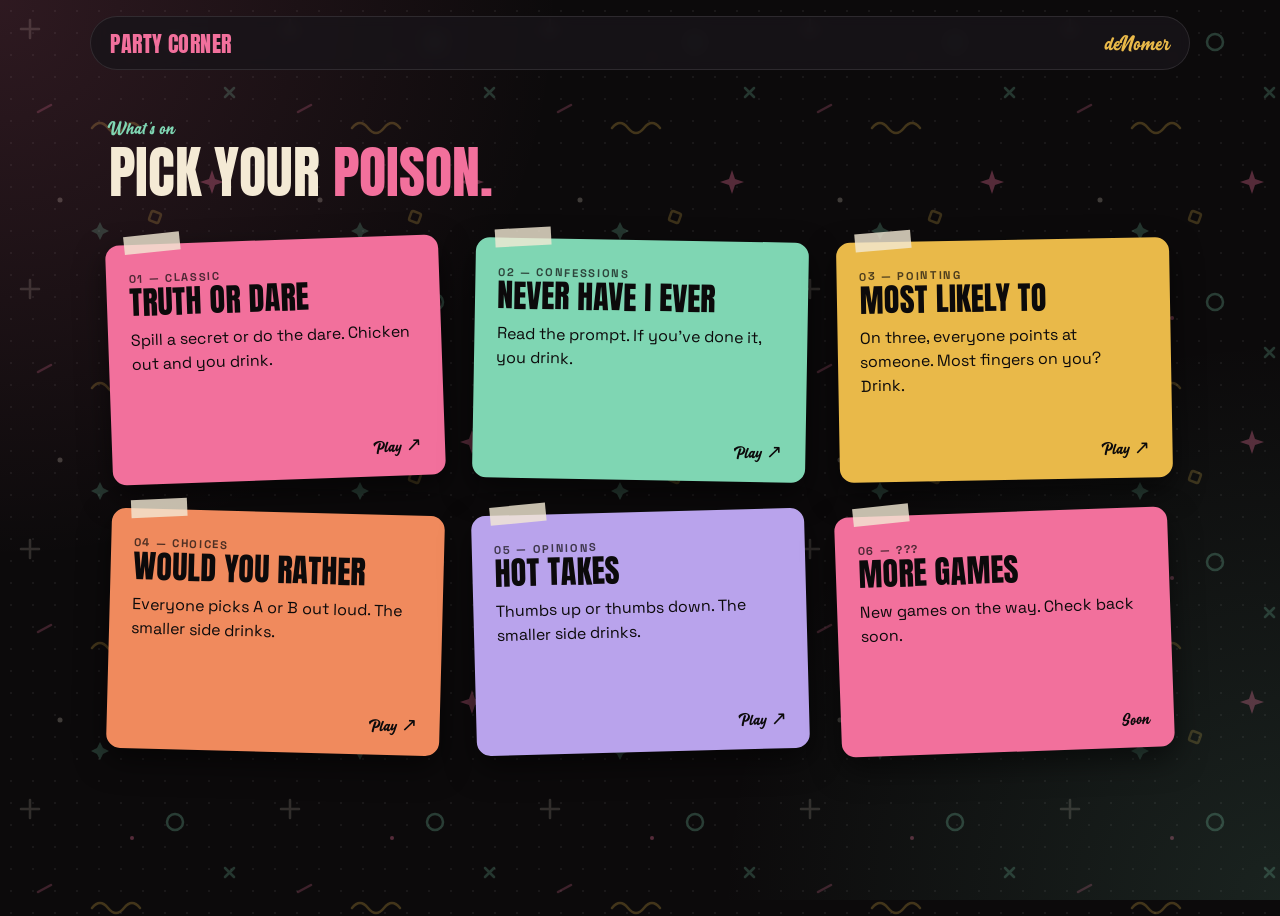
<file: index.html>
<!DOCTYPE html>
<html lang="en">
<head>
  <meta charset="UTF-8">
  <meta name="viewport" content="width=device-width, initial-scale=1.0">
  <title>Party Corner</title>
  <link rel="preconnect" href="https://fonts.googleapis.com">
  <link rel="preconnect" href="https://fonts.gstatic.com" crossorigin>
  <link rel="stylesheet" href="https://fonts.googleapis.com/css2?family=Anton&family=Space+Grotesk:wght@400;500;700&display=swap">
  <link rel="stylesheet" href="main.css?v=6">
</head>
<body>
  <header class="site-header">
    <h1><a href="https://partycorner.denomer.fun">Party Corner</a></h1>
    <a class="home" href="https://denomer.fun">deNomer</a>
  </header>

  <main>
    <section class="page">
      <p class="label">What's on</p>
      <h2 class="section-title">Pick your <span class="pink">poison.</span></h2>

      <div class="gallery">
        <a class="card card-pink" href="truth-or-dare/">
          <p class="card-tag">01 — Classic</p>
          <h3>Truth or Dare</h3>
          <p>Spill a secret or do the dare. Chicken out and you drink.</p>
          <span class="card-go">Play ↗</span>
        </a>

        <a class="card card-mint" href="never-have-i-ever/">
          <p class="card-tag">02 — Confessions</p>
          <h3>Never Have I Ever</h3>
          <p>Read the prompt. If you've done it, you drink.</p>
          <span class="card-go">Play ↗</span>
        </a>

        <a class="card card-mustard" href="most-likely-to/">
          <p class="card-tag">03 — Pointing</p>
          <h3>Most Likely To</h3>
          <p>On three, everyone points at someone. Most fingers on you? Drink.</p>
          <span class="card-go">Play ↗</span>
        </a>

        <a class="card card-orange" href="would-you-rather/">
          <p class="card-tag">04 — Choices</p>
          <h3>Would You Rather</h3>
          <p>Everyone picks A or B out loud. The smaller side drinks.</p>
          <span class="card-go">Play ↗</span>
        </a>

        <a class="card card-lavender" href="hot-takes/">
          <p class="card-tag">05 — Opinions</p>
          <h3>Hot Takes</h3>
          <p>Thumbs up or thumbs down. The smaller side drinks.</p>
          <span class="card-go">Play ↗</span>
        </a>

        <div class="card card-pink">
          <p class="card-tag">06 — ???</p>
          <h3>More games</h3>
          <p>New games on the way. Check back soon.</p>
          <span class="card-go">Soon</span>
        </div>
      </div>
    </section>
  </main>

  <script src="shared.js?v=6"></script>
</body>
</html>
</file>
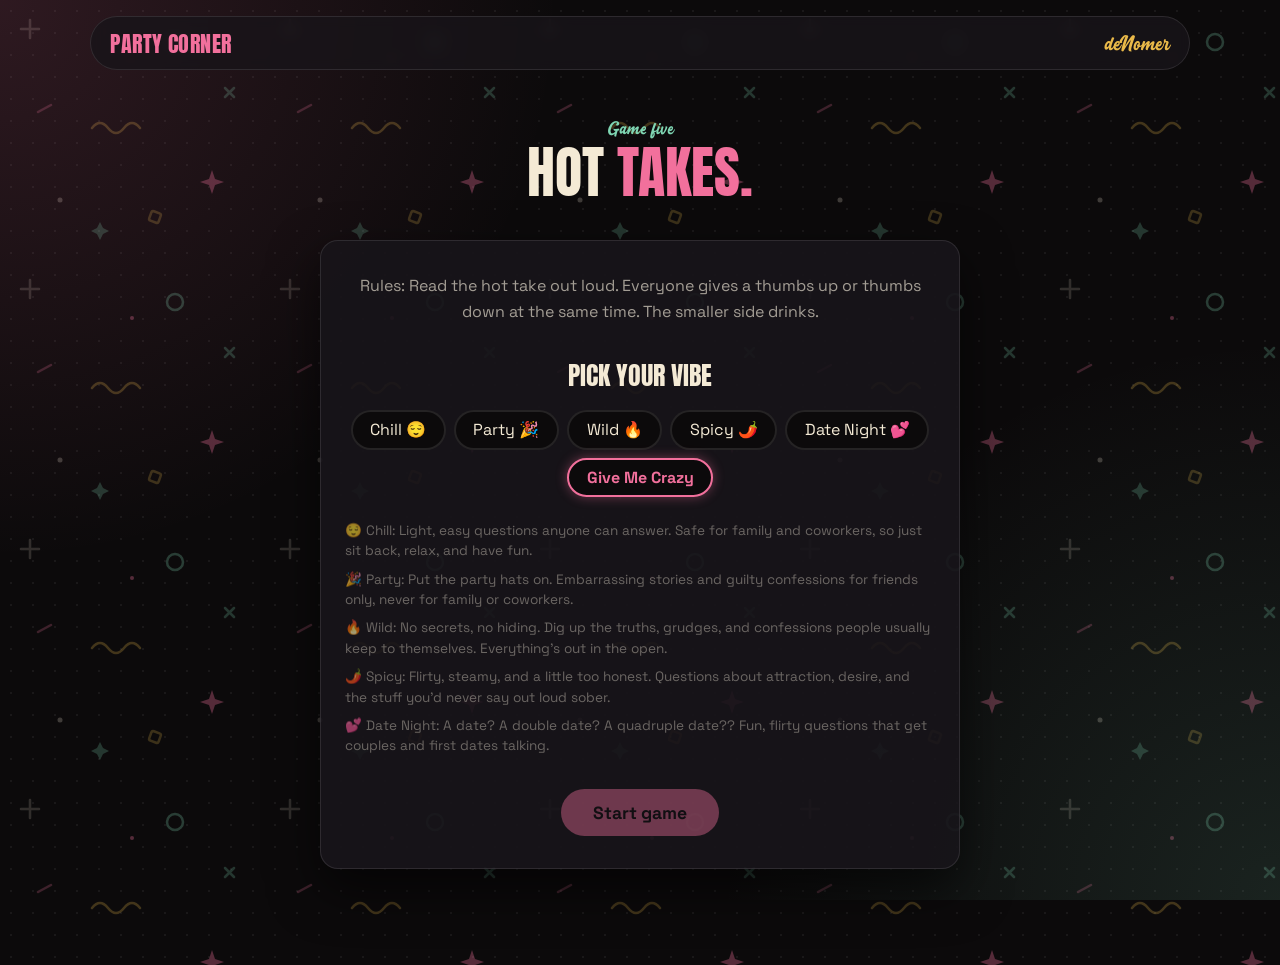
<file: hot-takes/index.html>
<!DOCTYPE html>
<html lang="en">
<head>
  <meta charset="UTF-8">
  <meta name="viewport" content="width=device-width, initial-scale=1.0">
  <title>Hot Takes - Party Corner</title>
  <link rel="preconnect" href="https://fonts.googleapis.com">
  <link rel="preconnect" href="https://fonts.gstatic.com" crossorigin>
  <link rel="stylesheet" href="https://fonts.googleapis.com/css2?family=Anton&family=Space+Grotesk:wght@400;500;700&display=swap">
  <link rel="stylesheet" href="../main.css?v=6">
  <link rel="stylesheet" href="game.css?v=6">
</head>
<body>
  <header class="site-header">
    <h1><a href="https://partycorner.denomer.fun">Party Corner</a></h1>
    <a class="home" href="https://denomer.fun">deNomer</a>
  </header>

  <main class="page">
    <div class="game-head">
      <p class="label">Game five</p>
      <h2 class="section-title">Hot <span class="pink">Takes.</span></h2>
    </div>

    <div class="panel">
      <!-- Step 1: pick take types -->
      <section id="setup">
        <p>Rules: Read the hot take out loud. Everyone gives a thumbs up or thumbs down at the same time. The smaller side drinks.</p>

        <h2>Pick your vibe</h2>
        <div id="categories" class="chips">
          <!-- one chip per take type, filled in by game.js -->
          <label class="chip chip-fun">
            <input type="checkbox" id="all-categories">
            <span>Give Me Crazy</span>
          </label>
        </div>
        <!-- what each vibe means, filled in by game.js -->
        <div id="vibe-info" class="vibe-info"></div>

        <button id="start" disabled>Start game</button>
      </section>

      <!-- Step 2: show a take, everyone votes with their thumbs -->
      <section id="play" hidden>
        <p class="label prefix">Hot take...</p>
        <h2 id="prompt-text" class="prompt-text"></h2>
        <p class="thumbs" aria-label="Thumbs up or thumbs down">👍 <span>or</span> 👎</p>
        <div class="play-buttons">
          <button id="change-vibe" class="button-ghost">Change vibe</button>
          <button id="next">Next take</button>
        </div>
      </section>
    </div>
  </main>

  <script src="../shared.js?v=6"></script>
  <script src="prompts.js?v=6"></script>
  <script src="game.js?v=6"></script>
</body>
</html>
</file>
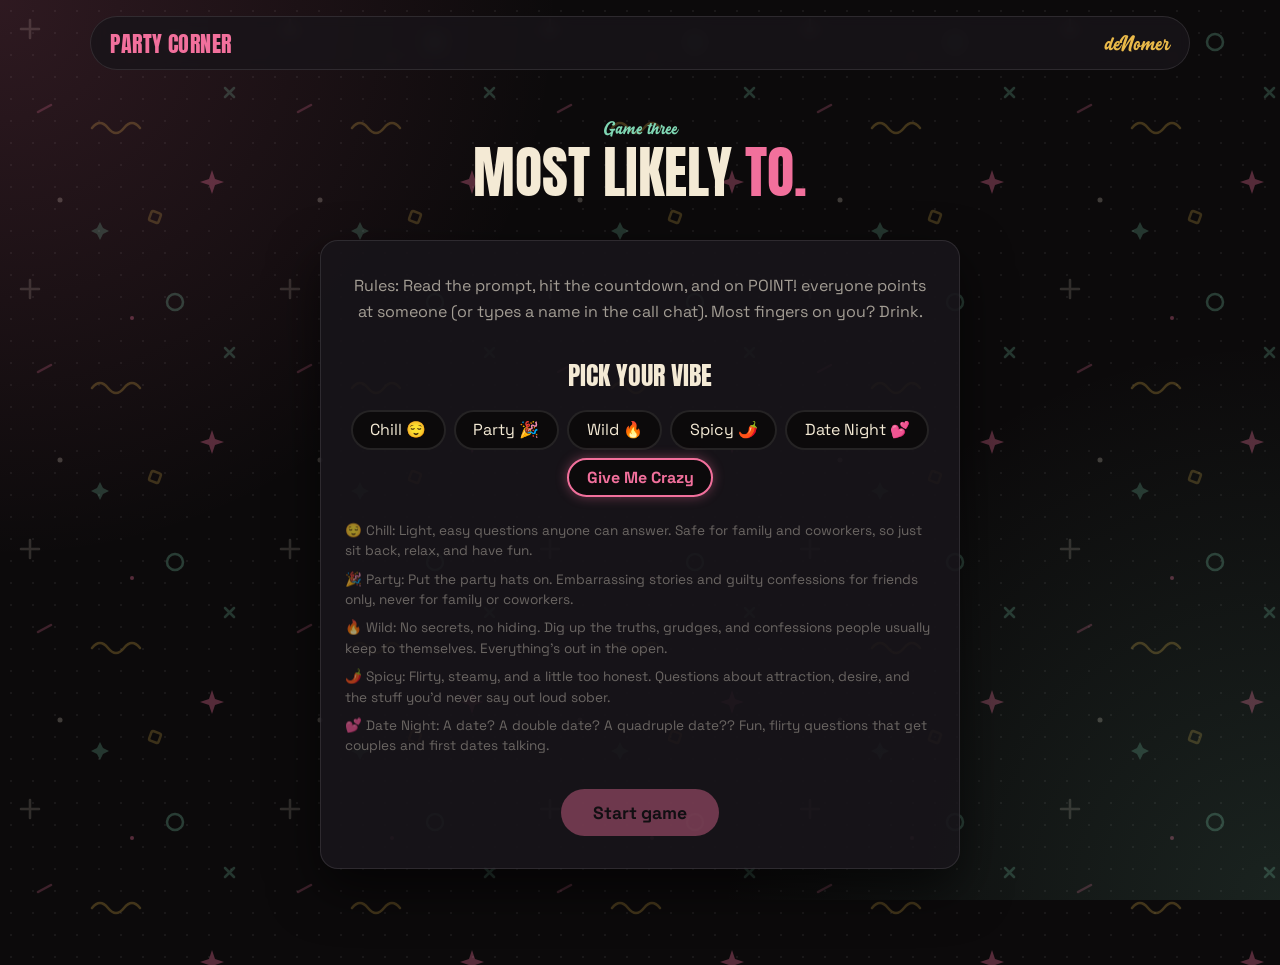
<file: most-likely-to/index.html>
<!DOCTYPE html>
<html lang="en">
<head>
  <meta charset="UTF-8">
  <meta name="viewport" content="width=device-width, initial-scale=1.0">
  <title>Most Likely To - Party Corner</title>
  <link rel="preconnect" href="https://fonts.googleapis.com">
  <link rel="preconnect" href="https://fonts.gstatic.com" crossorigin>
  <link rel="stylesheet" href="https://fonts.googleapis.com/css2?family=Anton&family=Space+Grotesk:wght@400;500;700&display=swap">
  <link rel="stylesheet" href="../main.css?v=6">
  <link rel="stylesheet" href="game.css?v=6">
</head>
<body>
  <header class="site-header">
    <h1><a href="https://partycorner.denomer.fun">Party Corner</a></h1>
    <a class="home" href="https://denomer.fun">deNomer</a>
  </header>

  <main class="page">
    <div class="game-head">
      <p class="label">Game three</p>
      <h2 class="section-title">Most Likely <span class="pink">To.</span></h2>
    </div>

    <div class="panel">
      <!-- Step 1: pick prompt types -->
      <section id="setup">
        <p>Rules: Read the prompt, hit the countdown, and on POINT! everyone points at someone (or types a name in the call chat). Most fingers on you? Drink.</p>

        <h2>Pick your vibe</h2>
        <div id="categories" class="chips">
          <!-- one chip per prompt type, filled in by game.js -->
          <label class="chip chip-fun">
            <input type="checkbox" id="all-categories">
            <span>Give Me Crazy</span>
          </label>
        </div>
        <!-- what each vibe means, filled in by game.js -->
        <div id="vibe-info" class="vibe-info"></div>

        <button id="start" disabled>Start game</button>
      </section>

      <!-- Step 2: show a prompt, count down, everyone points -->
      <section id="play" hidden>
        <p class="label prefix">Who's most likely to...</p>
        <h2 id="prompt-text" class="prompt-text"></h2>
        <p id="countdown" class="countdown" hidden aria-live="assertive"></p>
        <div class="play-buttons">
          <button id="count">3, 2, 1...</button>
        </div>
        <div class="play-buttons">
          <button id="change-vibe" class="button-ghost">Change vibe</button>
          <button id="next" class="button-ghost">Next prompt</button>
        </div>
      </section>
    </div>
  </main>

  <script src="../shared.js?v=6"></script>
  <script src="prompts.js?v=6"></script>
  <script src="game.js?v=6"></script>
</body>
</html>
</file>
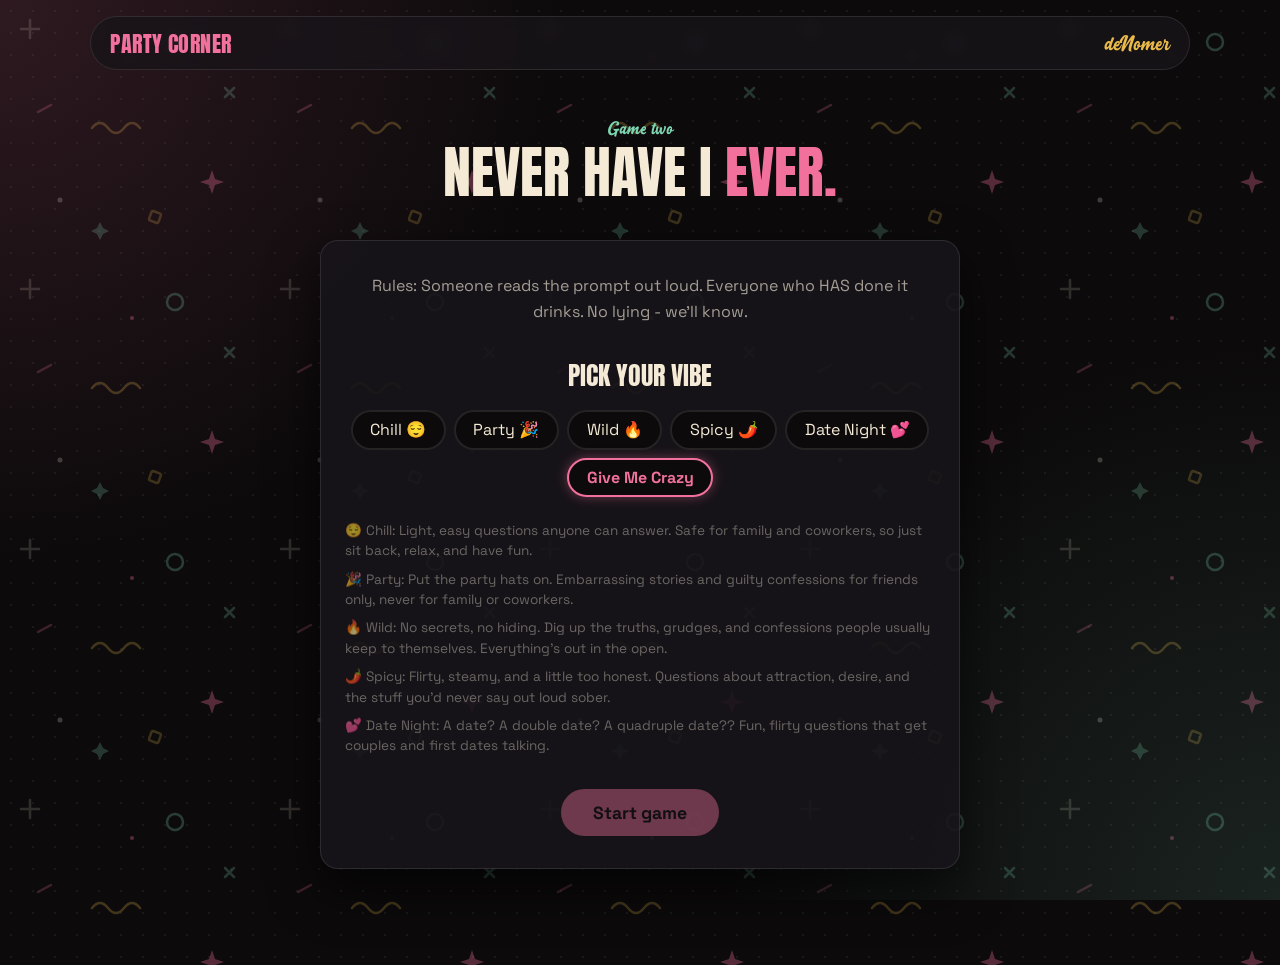
<file: never-have-i-ever/index.html>
<!DOCTYPE html>
<html lang="en">
<head>
  <meta charset="UTF-8">
  <meta name="viewport" content="width=device-width, initial-scale=1.0">
  <title>Never Have I Ever - Party Corner</title>
  <link rel="preconnect" href="https://fonts.googleapis.com">
  <link rel="preconnect" href="https://fonts.gstatic.com" crossorigin>
  <link rel="stylesheet" href="https://fonts.googleapis.com/css2?family=Anton&family=Space+Grotesk:wght@400;500;700&display=swap">
  <link rel="stylesheet" href="../main.css?v=6">
  <link rel="stylesheet" href="game.css?v=6">
</head>
<body>
  <header class="site-header">
    <h1><a href="https://partycorner.denomer.fun">Party Corner</a></h1>
    <a class="home" href="https://denomer.fun">deNomer</a>
  </header>

  <main class="page">
    <div class="game-head">
      <p class="label">Game two</p>
      <h2 class="section-title">Never Have I <span class="pink">Ever.</span></h2>
    </div>

    <div class="panel">
      <!-- Step 1: pick prompt types -->
      <section id="setup">
        <p>Rules: Someone reads the prompt out loud. Everyone who HAS done it drinks. No lying - we'll know.</p>

        <h2>Pick your vibe</h2>
        <div id="categories" class="chips">
          <!-- one chip per prompt type, filled in by game.js -->
          <label class="chip chip-fun">
            <input type="checkbox" id="all-categories">
            <span>Give Me Crazy</span>
          </label>
        </div>
        <!-- what each vibe means, filled in by game.js -->
        <div id="vibe-info" class="vibe-info"></div>

        <button id="start" disabled>Start game</button>
      </section>

      <!-- Step 2: show prompts one after another -->
      <section id="play" hidden>
        <p id="prompt-type" class="prompt-type"></p>
        <p class="label prefix">Never have I ever...</p>
        <h2 id="prompt-text" class="prompt-text"></h2>
        <div class="play-buttons">
          <button id="change-vibe" class="button-ghost">Change vibe</button>
          <button id="next">Next prompt</button>
        </div>
      </section>
    </div>
  </main>

  <script src="../shared.js?v=6"></script>
  <script src="prompts.js?v=6"></script>
  <script src="game.js?v=6"></script>
</body>
</html>
</file>
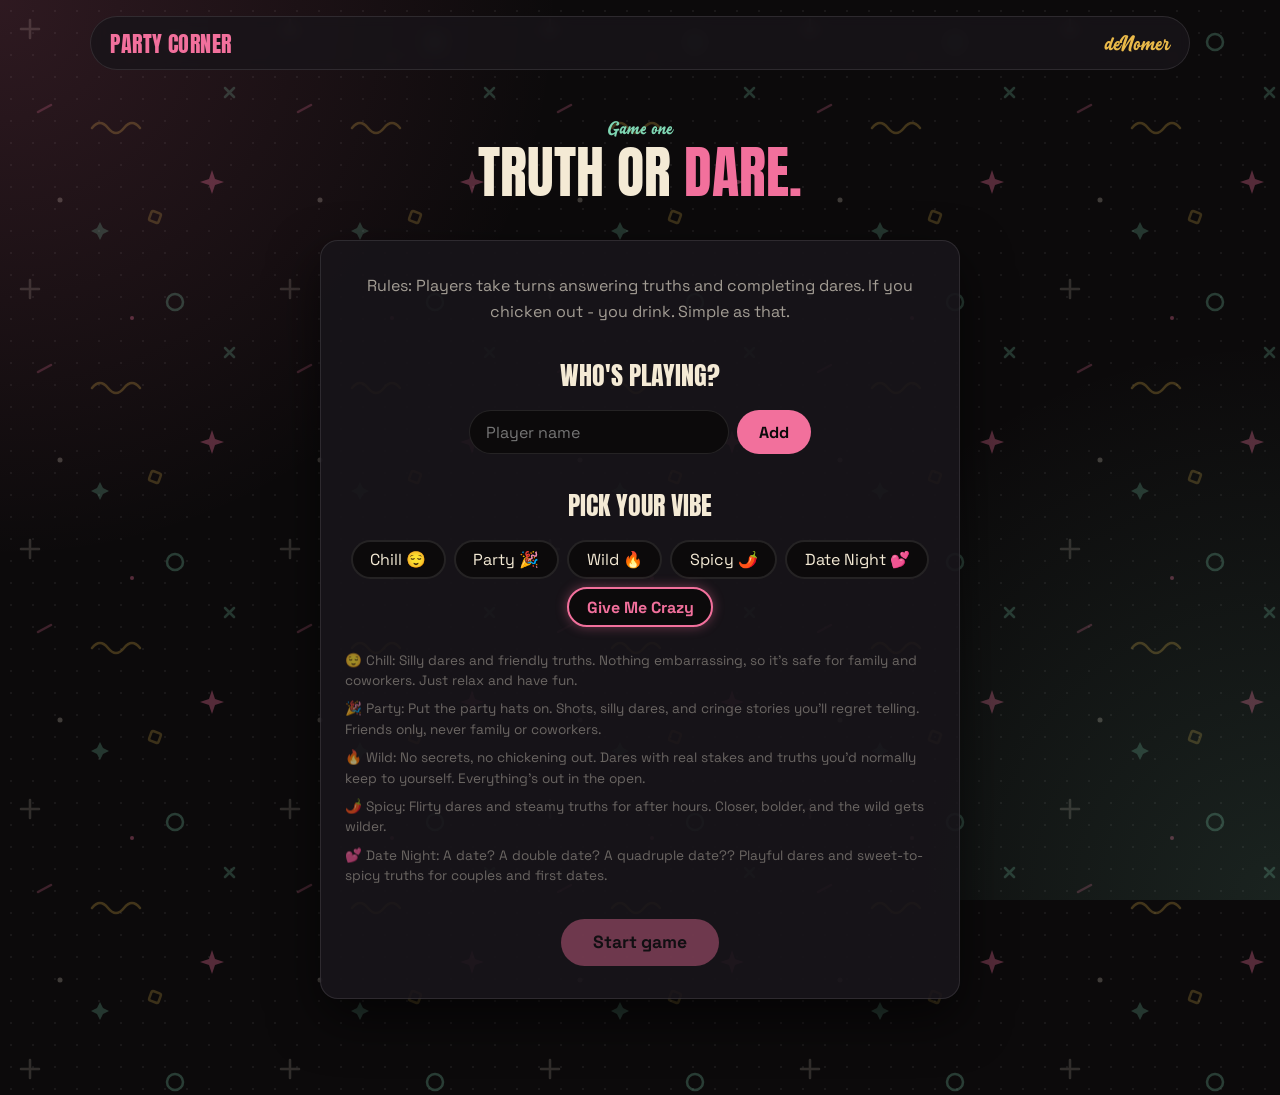
<file: truth-or-dare/index.html>
<!DOCTYPE html>
<html lang="en">
<head>
  <meta charset="UTF-8">
  <meta name="viewport" content="width=device-width, initial-scale=1.0">
  <title>Truth or Dare - Party Corner</title>
  <link rel="preconnect" href="https://fonts.googleapis.com">
  <link rel="preconnect" href="https://fonts.gstatic.com" crossorigin>
  <link rel="stylesheet" href="https://fonts.googleapis.com/css2?family=Anton&family=Space+Grotesk:wght@400;500;700&display=swap">
  <link rel="stylesheet" href="../main.css?v=6">
  <link rel="stylesheet" href="game.css?v=6">
</head>
<body>
  <header class="site-header">
    <h1><a href="https://partycorner.denomer.fun">Party Corner</a></h1>
    <a class="home" href="https://denomer.fun">deNomer</a>
  </header>

  <main class="page">
    <div class="game-head">
      <p class="label">Game one</p>
      <h2 class="section-title">Truth or <span class="pink">Dare.</span></h2>
    </div>

    <div class="panel">
      <!-- Step 1: enter player names -->
      <section id="setup">
        <p>Rules: Players take turns answering truths and completing dares. If you chicken out - you drink. Simple as that.</p>
        <h2>Who's playing?</h2>
        <form id="add-player">
          <input id="player-name" type="text" placeholder="Player name" autocomplete="off">
          <button type="submit">Add</button>
        </form>
        <ul id="player-list"></ul>

        <h2>Pick your vibe</h2>
        <div id="categories" class="chips">
          <!-- one chip per question type, filled in by game.js -->
          <label class="chip chip-fun">
            <input type="checkbox" id="all-categories">
            <span>Give Me Crazy</span>
          </label>
        </div>
        <!-- what each vibe means, filled in by game.js -->
        <div id="vibe-info" class="vibe-info"></div>

        <button id="start" disabled>Start game</button>
      </section>

      <!-- Step 2: current player picks truth or dare -->
      <section id="choose" hidden>
        <p class="label">Your turn</p>
        <h2 id="current-player"></h2>
        <div class="choices">
          <button id="truth">Truth</button>
          <button id="dare">Dare</button>
        </div>
      </section>

      <!-- Step 3: show the question -->
      <section id="question" hidden>
        <p id="question-type" class="prompt-type"></p>
        <h2 id="question-text" class="prompt-text"></h2>
        <div class="play-buttons">
          <button id="change-vibe" class="button-ghost">Change vibe</button>
          <button id="next">Next player</button>
        </div>
      </section>
    </div>
  </main>

  <script src="../shared.js?v=6"></script>
  <script src="questions.js?v=6"></script>
  <script src="game.js?v=6"></script>
</body>
</html>
</file>
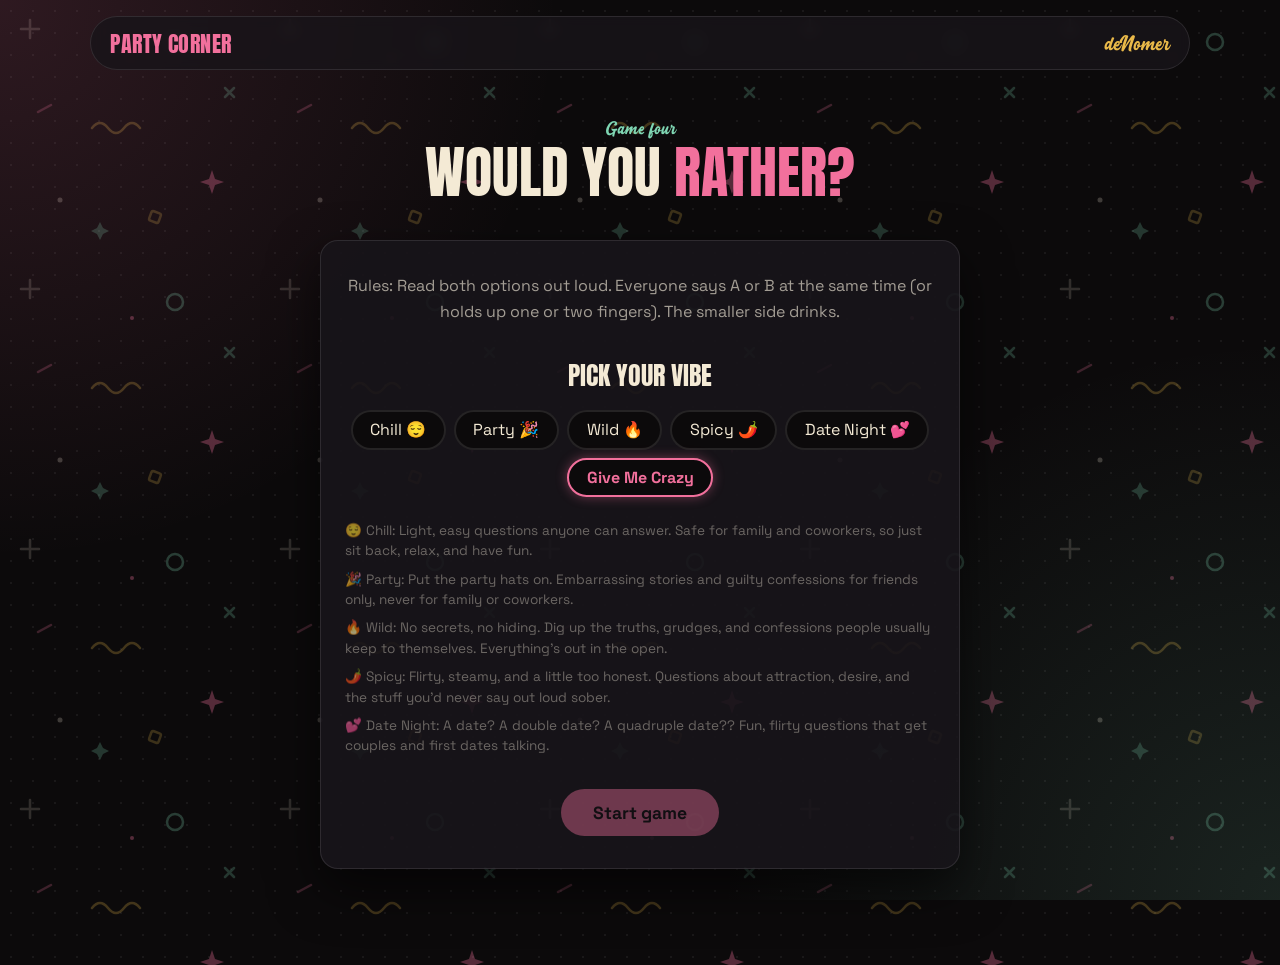
<file: would-you-rather/index.html>
<!DOCTYPE html>
<html lang="en">
<head>
  <meta charset="UTF-8">
  <meta name="viewport" content="width=device-width, initial-scale=1.0">
  <title>Would You Rather - Party Corner</title>
  <link rel="preconnect" href="https://fonts.googleapis.com">
  <link rel="preconnect" href="https://fonts.gstatic.com" crossorigin>
  <link rel="stylesheet" href="https://fonts.googleapis.com/css2?family=Anton&family=Space+Grotesk:wght@400;500;700&display=swap">
  <link rel="stylesheet" href="../main.css?v=6">
  <link rel="stylesheet" href="game.css?v=6">
</head>
<body>
  <header class="site-header">
    <h1><a href="https://partycorner.denomer.fun">Party Corner</a></h1>
    <a class="home" href="https://denomer.fun">deNomer</a>
  </header>

  <main class="page">
    <div class="game-head">
      <p class="label">Game four</p>
      <h2 class="section-title">Would You <span class="pink">Rather?</span></h2>
    </div>

    <div class="panel">
      <!-- Step 1: pick question types -->
      <section id="setup">
        <p>Rules: Read both options out loud. Everyone says A or B at the same time (or holds up one or two fingers). The smaller side drinks.</p>

        <h2>Pick your vibe</h2>
        <div id="categories" class="chips">
          <!-- one chip per question type, filled in by game.js -->
          <label class="chip chip-fun">
            <input type="checkbox" id="all-categories">
            <span>Give Me Crazy</span>
          </label>
        </div>
        <!-- what each vibe means, filled in by game.js -->
        <div id="vibe-info" class="vibe-info"></div>

        <button id="start" disabled>Start game</button>
      </section>

      <!-- Step 2: show A and B, everyone picks one -->
      <section id="play" hidden>
        <p class="label prefix">Would you rather...</p>
        <div class="options">
          <div class="option option-a">
            <span class="option-letter">A</span>
            <p id="option-a"></p>
          </div>
          <span class="or">or</span>
          <div class="option option-b">
            <span class="option-letter">B</span>
            <p id="option-b"></p>
          </div>
        </div>
        <div class="play-buttons">
          <button id="change-vibe" class="button-ghost">Change vibe</button>
          <button id="next">Next question</button>
        </div>
      </section>
    </div>
  </main>

  <script src="../shared.js?v=6"></script>
  <script src="prompts.js?v=6"></script>
  <script src="game.js?v=6"></script>
</body>
</html>
</file>
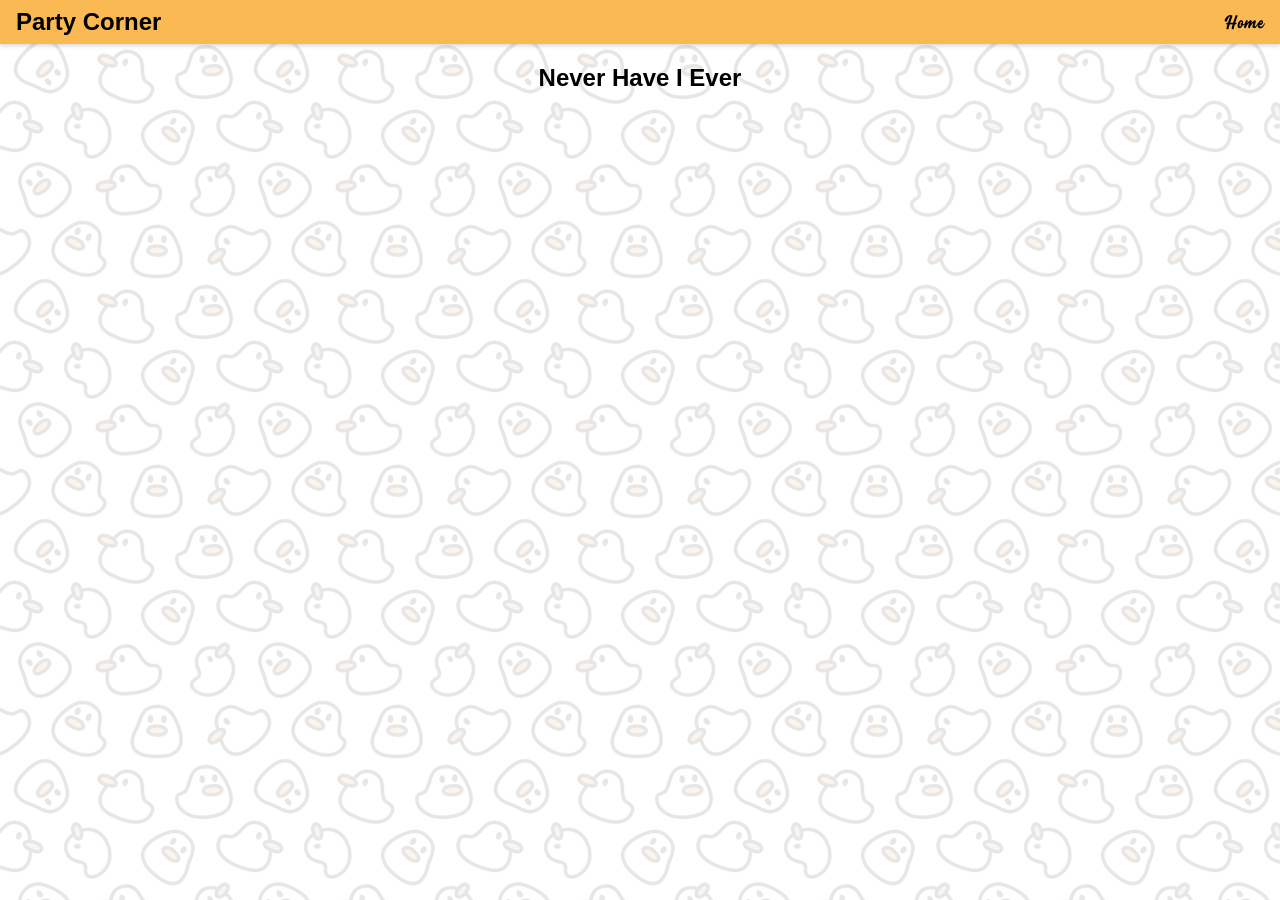
<file: games/never_havei_ever/index.html>
<!DOCTYPE html>
<html lang="en">
<head>
  <meta charset="UTF-8">
  <meta name="viewport" content="width=device-width, initial-scale=1.0">
  <title>Never Have I Ever - Party Corner</title>
  <link rel="stylesheet" href="../../style.css">
</head>
<body>
  <header class="site-header">
    <h1><a href="https://partycorner.denomer.fun">Party Corner</a></h1>
    <a class="home" href="https://denomer.fun">Home</a>
  </header>

  <main>
    <h2 class="game-title">Never Have I Ever</h2>
  </main>
  <script src="../../shared.js"></script>
</body>
</html>
</file>
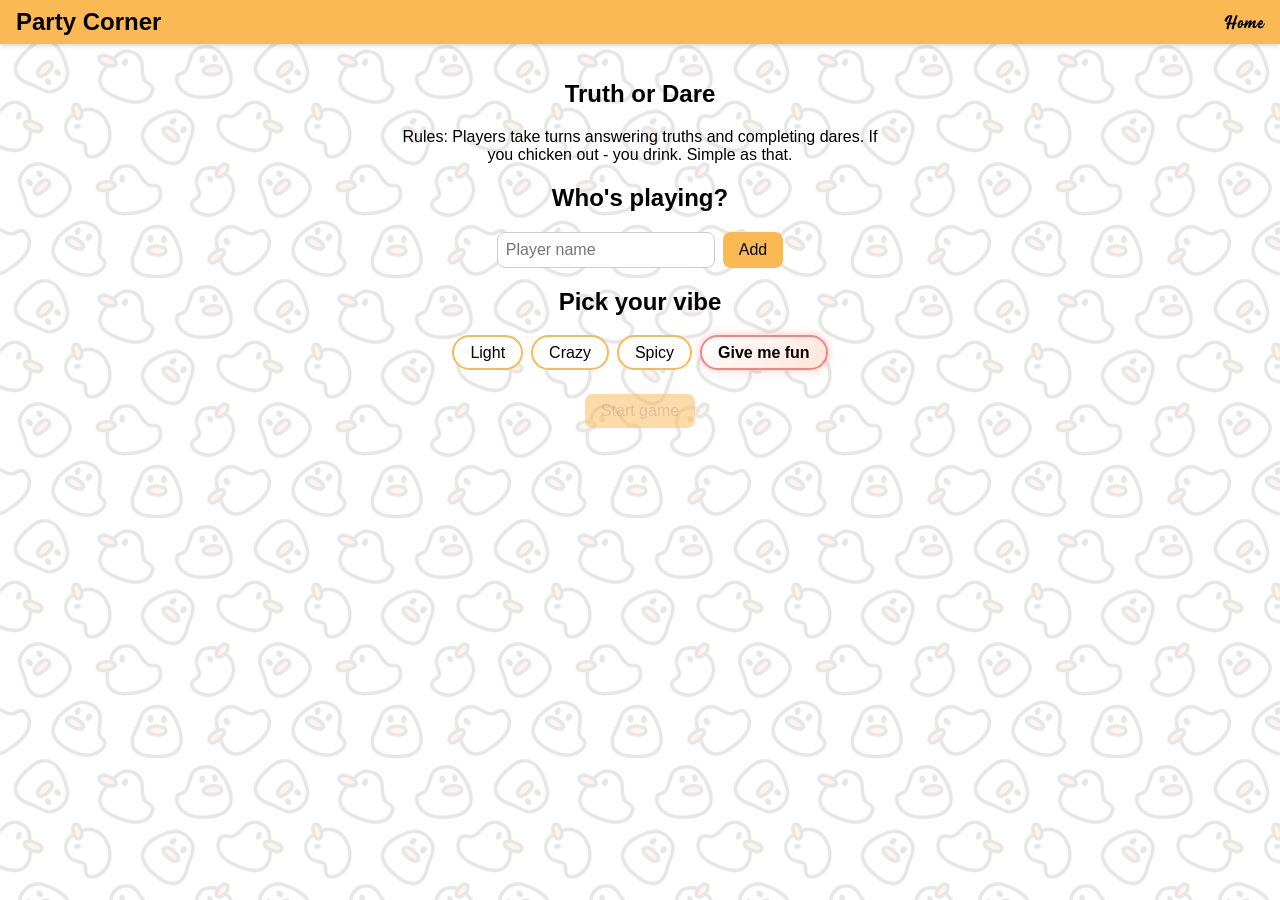
<file: games/truth_or_dare/index.html>
<!DOCTYPE html>
<html lang="en">
<head>
  <meta charset="UTF-8">
  <meta name="viewport" content="width=device-width, initial-scale=1.0">
  <title>Truth or Dare - Party Corner</title>
  <link rel="stylesheet" href="../../style.css">
  <link rel="stylesheet" href="game.css">
</head>
<body>
  <header class="site-header">
    <h1><a href="https://partycorner.denomer.fun">Party Corner</a></h1>
    <a class="home" href="https://denomer.fun">Home</a>
  </header>

  <main class="game">
    <h2 class="game-title">Truth or Dare</h2>
    <!-- Step 1: enter player names -->
    <section id="setup">
    <p>Rules: Players take turns answering truths and completing dares. If you chicken out - you drink. Simple as that.</p>
      <h2>Who's playing?</h2>
      <form id="add-player">
        <input id="player-name" type="text" placeholder="Player name" autocomplete="off">
        <button type="submit">Add</button>
      </form>
      <ul id="player-list"></ul>

      <h2>Pick your vibe</h2>
      <div id="categories" class="chips">
        <!-- one chip per question type, filled in by game.js -->
        <label class="chip chip-fun">
          <input type="checkbox" id="all-categories">
          <span>Give me fun</span>
        </label>
      </div>

      <button id="start" disabled>Start game</button>
    </section>

    <!-- Step 2: current player picks truth or dare -->
    <section id="choose" hidden>
      <h2 id="current-player"></h2>
      <div class="choices">
        <button id="truth">Truth</button>
        <button id="dare">Dare</button>
      </div>
    </section>

    <!-- Step 3: show the question -->
    <section id="question" hidden>
      <p id="question-type"></p>
      <h2 id="question-text"></h2>
      <button id="next">Next player</button>
    </section>
  </main>

  <script src="../../shared.js"></script>
  <script src="questions.js"></script>
  <script src="game.js"></script>
</body>
</html>
</file>
<file: main.css>
/* Site style: dark retro party look with pink, mint and mustard.
   Used by every page; game-specific bits live in each game's own CSS. */
:root {
  --bg: #0c0a0b;
  --panel: #18151a;
  --line: #ffffff1a;
  --cream: #f4ead5;
  --muted: #a39d94;
  --pink: #f2709c;
  --mint: #7fd6b3;
  --mustard: #e9b949;
  --orange: #f08a5d;
  --lavender: #b9a3ec;
}

@font-face {
  font-family: "Cream Cake";
  src: url("src/Cream Cake Bold.otf") format("opentype");
}

* {
  box-sizing: border-box;
}

body {
  margin: 0;
  min-height: 100vh;
  font-family: "Space Grotesk", sans-serif;
  color: var(--cream);
  /* Soft colored glows in the corners, scattered confetti, and a faint dot grid */
  background:
    radial-gradient(circle at 0% 0%, #f2709c26, transparent 35rem),
    radial-gradient(circle at 100% 100%, #7fd6b31f, transparent 35rem),
    url("data:image/svg+xml,%3Csvg xmlns='http://www.w3.org/2000/svg' width='260' height='260' fill='none' stroke-width='2.5' stroke-linecap='round' stroke-linejoin='round'%3E%3Cpath d='M30 20v18M21 29h18' stroke='%23f4ead5' opacity='.16'/%3E%3Ccircle cx='175' cy='42' r='8' stroke='%237fd6b3' opacity='.25'/%3E%3Cpath d='M92 128q8-10 16 0t16 0t16 0' stroke='%23e9b949' opacity='.25'/%3E%3Cpath d='M212 170l3 9 9 3-9 3-3 9-3-9-9-3 9-3z' fill='%23f2709c' stroke='none' opacity='.32'/%3E%3Ccircle cx='60' cy='200' r='2.5' fill='%23f4ead5' stroke='none' opacity='.22'/%3E%3Ccircle cx='132' cy='58' r='2' fill='%23f2709c' stroke='none' opacity='.32'/%3E%3Cpath d='M38 112l13-7' stroke='%23f2709c' opacity='.22'/%3E%3Crect x='150' y='212' width='10' height='10' rx='2' transform='rotate(20 155 217)' stroke='%23e9b949' opacity='.22'/%3E%3Cpath d='M225 88l9 9M234 88l-9 9' stroke='%237fd6b3' opacity='.22'/%3E%3Cpath d='M100 222l3 6 6 3-6 3-3 6-3-6-6-3 6-3z' fill='%237fd6b3' stroke='none' opacity='.22'/%3E%3C/svg%3E"),
    radial-gradient(#ffffff0f 1px, transparent 1.5px),
    var(--bg);
  background-size: auto, auto, 260px 260px, 22px 22px, auto;
  background-attachment: fixed, fixed, scroll, scroll, scroll;
  overflow-x: hidden;
}

.pink { color: var(--pink); }

/* Header: Party Corner on the left, deNomer link on the right */
header {
  display: flex;
  justify-content: space-between;
  align-items: center;
  width: calc(100% - 2rem);
  max-width: 1100px;
  margin: 1rem auto 0;
  padding: 0.6rem 1.2rem;
  border: 1px solid var(--line);
  border-radius: 999px;
  background: #18151acc;
  backdrop-filter: blur(6px);
}

header h1 {
  margin: 0;
  font-family: "Anton", sans-serif;
  font-weight: 400;
  font-size: 1.4rem;
  letter-spacing: 0.02em;
  text-transform: uppercase;
}

header h1 a {
  color: var(--pink);
  text-decoration: none;
}

/* Cursive deNomer link, links back to denomer.fun */
.home {
  font-family: "Cream Cake", cursive;
  font-size: 1.5rem;
  color: var(--mustard);
  text-decoration: none;
}

/* --- Page content --- */

.page {
  max-width: 1100px;
  margin: 0 auto;
  padding: 3rem 1.2rem 6rem;
}

/* Small script label above a big title */
.label {
  margin: 0;
  font-family: "Cream Cake", cursive;
  font-size: 1.3rem;
  color: var(--mint);
}

.section-title {
  margin: 0.3rem 0 2.5rem;
  font-family: "Anton", sans-serif;
  font-weight: 400;
  font-size: clamp(2.2rem, 6vw, 3.5rem);
  line-height: 1;
  text-transform: uppercase;
}

/* --- Game cards on the main page --- */

.gallery {
  display: grid;
  grid-template-columns: repeat(auto-fill, minmax(250px, 1fr));
  gap: 2rem;
}

/* Colored sticky-note cards with a piece of tape on top */
.card {
  position: relative;
  display: flex;
  flex-direction: column;
  min-height: 240px;
  padding: 1.6rem 1.4rem 1.2rem;
  border-radius: 14px;
  color: var(--bg);
  text-decoration: none;
  box-shadow: 0 12px 30px #0008;
  transition: transform 0.2s;
}

.card::before {
  content: "";
  position: absolute;
  top: -10px;
  left: 1.2rem;
  width: 56px;
  height: 18px;
  background: #f4ead5cc;
  transform: rotate(-4deg);
}

.card-pink { background: var(--pink); transform: rotate(-2deg); }
.card-mint { background: var(--mint); transform: rotate(1deg); }
.card-mustard { background: var(--mustard); transform: rotate(-1deg); }
.card-orange { background: var(--orange); transform: rotate(1.5deg); }
.card-lavender { background: var(--lavender); transform: rotate(-1.5deg); }

a.card:hover {
  transform: rotate(0) translateY(-6px);
}

.card-tag {
  margin: 0 0 0.6rem;
  font-size: 0.7rem;
  font-weight: 700;
  letter-spacing: 0.15em;
  text-transform: uppercase;
  opacity: 0.7;
}

.card h3 {
  margin: 0 0 0.6rem;
  font-family: "Anton", sans-serif;
  font-weight: 400;
  font-size: 2rem;
  line-height: 1;
  text-transform: uppercase;
}

.card p {
  margin: 0;
  line-height: 1.5;
}

.card-go {
  margin-top: auto;
  padding-top: 1rem;
  font-family: "Cream Cake", cursive;
  font-size: 1.2rem;
  text-align: right;
}

/* --- Game pages --- */

/* Dark rounded box that holds a game */
.panel {
  max-width: 640px;
  margin: 0 auto;
  padding: 2rem 1.5rem;
  border: 1px solid var(--line);
  border-radius: 18px;
  background: #18151ae6;
  box-shadow: 0 20px 50px #0009;
  text-align: center;
}

.panel h2 {
  margin: 0 0 1rem;
  font-family: "Anton", sans-serif;
  font-weight: 400;
  font-size: 1.6rem;
  text-transform: uppercase;
}

.panel p {
  line-height: 1.6;
  color: var(--muted);
}

.game-head {
  text-align: center;
}

/* --- Game controls shared by all games --- */

/* Setup screen: rules text on top, a gap before each heading */
#setup > p {
  margin-top: 0;
}

#setup h2 {
  margin-top: 2rem;
}

/* Pink pill buttons */
button {
  padding: 0.65rem 1.4rem;
  border: none;
  border-radius: 999px;
  background: var(--pink);
  color: var(--bg);
  font: inherit;
  font-weight: 700;
  cursor: pointer;
  transition: transform 0.15s;
}

button:hover:not(:disabled) {
  transform: translateY(-2px);
}

button:disabled {
  opacity: 0.4;
  cursor: default;
}

/* Quieter outline button for side actions */
.button-ghost {
  border: 1px solid var(--line);
  background: transparent;
  color: var(--muted);
}

.button-ghost:hover {
  color: var(--cream);
}

/* Row of buttons under a prompt, e.g. Change vibe + Next */
.play-buttons {
  display: flex;
  flex-wrap: wrap;
  gap: 0.75rem;
  justify-content: center;
}

#start {
  margin-top: 0.5rem;
  padding: 0.8rem 2rem;
  font-size: 1.1rem;
}

input {
  padding: 0.65rem 1rem;
  border: 1px solid var(--line);
  border-radius: 999px;
  background: var(--bg);
  color: var(--cream);
  font: inherit;
}

input:focus {
  outline: 2px solid var(--mint);
  outline-offset: 1px;
}

/* Small caps line above a prompt, e.g. "Sam — Truth" */
.panel .prompt-type {
  margin: 0;
  font-size: 0.8rem;
  font-weight: 700;
  letter-spacing: 0.15em;
  text-transform: uppercase;
  color: var(--mint);
}

/* The prompt itself, big */
.panel .prompt-text {
  margin: 1rem 0 2rem;
  font-size: clamp(1.8rem, 6vw, 2.6rem);
  line-height: 1.15;
  text-transform: none;
}

/* Prompt type picker */
.chips {
  display: flex;
  flex-wrap: wrap;
  gap: 0.5rem;
  justify-content: center;
  margin-bottom: 1.5rem;
}

/* Hide the checkbox itself but keep it usable with the keyboard */
.chip input {
  position: absolute;
  opacity: 0;
}

.chip input:focus-visible + span {
  outline: 2px solid var(--mint);
}

.chip span {
  display: inline-block;
  padding: 0.45rem 1.1rem;
  border: 2px solid var(--line);
  border-radius: 999px;
  background: var(--bg);
  cursor: pointer;
}

/* Each vibe's colors; two colors make a gradient border */
.chip { --vibe-a: var(--mint); --vibe-b: var(--mint); }
.chip-chill { --vibe-a: #7fd6b3; --vibe-b: #9fe8cf; }
.chip-party { --vibe-a: #a77bff; --vibe-b: #4fa3ff; }
.chip-wild { --vibe-a: #ff6a2b; --vibe-b: #ffc933; }
.chip-spicy { --vibe-a: #e8352b; --vibe-b: #ff5a3c; }
.chip-date { --vibe-a: #f2709c; --vibe-b: #ff9ec4; }

/* Picked: the border lights up in the vibe's colors with a soft glow */
.chip input:checked + span {
  border-color: transparent;
  background:
    linear-gradient(var(--bg), var(--bg)) padding-box,
    linear-gradient(135deg, var(--vibe-a), var(--vibe-b)) border-box;
  box-shadow: 0 0 14px color-mix(in srgb, var(--vibe-a) 55%, transparent);
}

/* Faded list of what each vibe means, under the picker */
.vibe-info {
  margin: 0 0 1.5rem;
  text-align: left;
  opacity: 0.6;
}

.panel .vibe-info p {
  margin: 0 0 0.5rem;
  font-size: 0.85rem;
  line-height: 1.5;
}

/* "Give Me Crazy" stands out: pink-to-mustard and a soft glow */
.chip-fun span {
  border-color: var(--pink);
  color: var(--pink);
  font-weight: 700;
  box-shadow: 0 0 12px #f2709c66;
}

.chip-fun input:checked + span {
  border-color: transparent;
  background: linear-gradient(135deg, var(--pink), var(--mustard));
  color: var(--bg);
  animation: glow 1.5s ease-in-out infinite alternate;
}

@keyframes glow {
  from { box-shadow: 0 0 8px #f2709c99; }
  to   { box-shadow: 0 0 22px #f2709c; }
}
</file>
<file: hot-takes/game.css>
/* Hot Takes only; buttons and chips come from main.css */

/* "Hot take..." in script, right above the take */
.panel .prefix {
  margin: 0;
  font-size: 1.6rem;
  color: var(--mustard);
}

.panel .prefix + .prompt-text {
  margin: 0.4rem 0 1rem;
}

/* Big thumbs under the take */
.panel .thumbs {
  margin: 0 0 1.5rem;
  font-size: 2.5rem;
}

.thumbs span {
  margin: 0 0.5rem;
  font-family: "Cream Cake", cursive;
  font-size: 1.4rem;
  vertical-align: middle;
}
</file>
<file: most-likely-to/game.css>
/* Most Likely To only; buttons and chips come from main.css */

/* "Who's most likely to..." in script, right above the prompt */
.panel .prefix {
  margin: 0;
  font-size: 1.6rem;
  color: var(--mustard);
}

.panel .prefix + .prompt-text {
  margin-top: 0.4rem;
}

/* Big 3, 2, 1, POINT! */
.panel .countdown {
  margin: 0 0 1.5rem;
  font-family: "Anton", sans-serif;
  font-size: clamp(4rem, 18vw, 7rem);
  line-height: 1;
  color: var(--mustard);
}

.panel .countdown.point {
  color: var(--pink);
}

.countdown.pop {
  animation: pop 0.4s ease-out;
}

@keyframes pop {
  from { transform: scale(1.6); opacity: 0; }
  to   { transform: scale(1); opacity: 1; }
}

#count {
  padding: 0.8rem 2rem;
  font-size: 1.1rem;
}

/* Space between the countdown button and the row under it */
.play-buttons + .play-buttons {
  margin-top: 1rem;
}
</file>
<file: never-have-i-ever/game.css>
/* Never Have I Ever only; buttons and chips come from main.css */

/* "Never have I ever…" in script, right above the prompt */
.panel .prefix {
  margin: 1.2rem 0 0;
  font-size: 1.6rem;
  color: var(--mustard);
}

.panel .prefix + .prompt-text {
  margin-top: 0.4rem;
}
</file>
<file: truth-or-dare/game.css>
/* Truth or Dare only; buttons, inputs and chips come from main.css */

#add-player {
  display: flex;
  gap: 0.5rem;
  justify-content: center;
}

#add-player input {
  flex: 1;
  max-width: 260px;
  min-width: 0;
}

#player-list {
  list-style: none;
  padding: 0;
}

#player-list li {
  display: flex;
  justify-content: space-between;
  align-items: center;
  max-width: 340px;
  margin: 0.5rem auto;
  padding: 0.4rem 0.4rem 0.4rem 1rem;
  border: 1px solid var(--line);
  border-radius: 999px;
  background: var(--bg);
}

.remove {
  padding: 0.2rem 0.6rem;
  background: transparent;
  color: var(--muted);
}

.remove:hover {
  color: var(--pink);
}

/* Your-turn screen */
#current-player {
  margin: 0.2rem 0 1.5rem;
  font-size: clamp(2.5rem, 9vw, 4rem);
  line-height: 1;
  color: var(--mustard);
}

/* Truth and Dare as two tilted sticky notes */
.choices {
  display: flex;
  gap: 1.5rem;
  justify-content: center;
}

.choices button {
  width: 140px;
  height: 140px;
  border-radius: 14px;
  font-family: "Anton", sans-serif;
  font-weight: 400;
  font-size: 1.8rem;
  text-transform: uppercase;
  box-shadow: 0 12px 30px #0008;
}

#truth {
  background: var(--mint);
  transform: rotate(-3deg);
}

#dare {
  background: var(--pink);
  transform: rotate(2deg);
}

.choices button:hover {
  transform: rotate(0) translateY(-6px);
}
</file>
<file: would-you-rather/game.css>
/* Would You Rather only; buttons and chips come from main.css */

/* "Would you rather..." in script above the options */
.panel .prefix {
  margin: 0 0 1.2rem;
  font-size: 1.6rem;
  color: var(--mustard);
}

/* A and B as two tilted sticky notes with "or" between them */
.options {
  display: flex;
  align-items: center;
  justify-content: center;
  gap: 1rem;
  margin-bottom: 2rem;
}

.option {
  flex: 1;
  max-width: 240px;
  min-height: 150px;
  padding: 1rem;
  border-radius: 14px;
  color: var(--bg);
  box-shadow: 0 12px 30px #0008;
}

.option-a {
  background: var(--mint);
  transform: rotate(-2deg);
}

.option-b {
  background: var(--pink);
  transform: rotate(2deg);
}

.option-letter {
  display: block;
  font-family: "Anton", sans-serif;
  font-size: 2.2rem;
  line-height: 1;
}

.panel .option p {
  margin: 0.5rem 0 0;
  font-family: "Anton", sans-serif;
  font-size: 1.4rem;
  line-height: 1.15;
  color: var(--bg);
}

.or {
  font-family: "Cream Cake", cursive;
  font-size: 1.6rem;
  color: var(--muted);
}

/* Phones: stack A, or, B */
@media (max-width: 520px) {
  .options {
    flex-direction: column;
  }

  .option {
    width: 100%;
    min-height: 0;
  }
}
</file>
<file: style.css>
body {
  margin: 0;
  font-family: sans-serif;
    background:
    linear-gradient(rgba(255, 255, 255, 0.9), rgba(255, 255, 255, 0.9)),
    url("src/ducks.jpg") repeat;
}

/* Font for the deNomer link (path is relative to this file, so it works from game pages too) */
@font-face {
  font-family: "Cream Cake";
  src: url("src/Cream Cake Bold.otf") format("opentype");
}

/* Title on the left, home button on the right */
header {
  display: flex;
  justify-content: space-between;
  align-items: center;
  padding: 0.5rem 1rem;
  background: rgb(251, 185, 84);
  box-shadow: 0 2px 4px rgba(0, 0, 0, 0.15);
}

header h1 {
  margin: 0;
  font-size: 1.5rem;
}

header h1 a {
  color: inherit;
  text-decoration: none;
}

/* Cursive deNomer link on the right of the header, links back to denomer.fun */
.home {
  font-family: "Cream Cake", cursive;
  font-size: 1.3rem;
  color: inherit;
  text-decoration: none;
}

.game-title {
  text-align: center;
}

.gallery {
  display: grid;
  grid-template-columns: repeat(auto-fill, minmax(200px, 1fr));
  gap: 1rem;
  padding: 1rem;
}

.card {
  display: block;
  color: inherit;
  text-decoration: none;
}

.thumb {
  height: 150px;
  border-radius: 12px;
}
</file>
<file: games/truth_or_dare/game.css>
.game {
  max-width: 500px;
  margin: 0 auto;
  padding: 1rem;
  text-align: center;
}

button {
  padding: 0.5rem 1rem;
  border: none;
  border-radius: 8px;
  background: rgb(251, 185, 84);
  font: inherit;
  cursor: pointer;
}

button:disabled {
  opacity: 0.5;
  cursor: default;
}

input {
  padding: 0.5rem;
  border: 1px solid #ccc;
  border-radius: 8px;
  font: inherit;
}

#add-player {
  display: flex;
  gap: 0.5rem;
  justify-content: center;
}

#player-list {
  list-style: none;
  padding: 0;
}

#player-list li {
  display: flex;
  justify-content: space-between;
  align-items: center;
  max-width: 300px;
  margin: 0.5rem auto;
}

.remove {
  padding: 0.2rem 0.5rem;
  background: #eee;
}

#current-player {
  font-size: 2rem;
}

.choices {
  display: flex;
  gap: 1rem;
  justify-content: center;
}

.choices button {
  width: 120px;
  height: 120px;
  border-radius: 12px;
  font-size: 1.3rem;
}

#truth {
  background: #2a9d8f;
  color: #fff;
}

#dare {
  background: #f28482;
  color: #fff;
}

#question-text {
  margin: 1.5rem 0;
}

/* Question type picker */
.chips {
  display: flex;
  flex-wrap: wrap;
  gap: 0.5rem;
  justify-content: center;
  margin-bottom: 1.5rem;
}

/* Hide the checkbox itself but keep it usable with the keyboard */
.chip input {
  position: absolute;
  opacity: 0;
}

.chip input:focus-visible + span {
  outline: 2px solid #333;
}

.chip span {
  display: inline-block;
  padding: 0.4rem 1rem;
  border: 2px solid rgb(251, 185, 84);
  border-radius: 999px;
  background: #fff;
  cursor: pointer;
}

.chip input:checked + span {
  background: rgb(251, 185, 84);
}

/* "Give me fun" stands out: warm gradient and a soft glow */
.chip-fun span {
  border-color: #f28482;
  background: linear-gradient(135deg, #fff, #ffe5d9);
  font-weight: bold;
  box-shadow: 0 0 10px rgba(242, 132, 130, 0.5);
}

.chip-fun input:checked + span {
  border-color: #f28482;
  background: linear-gradient(135deg, rgb(251, 185, 84), #f28482);
  color: #fff;
  animation: glow 1.5s ease-in-out infinite alternate;
}

@keyframes glow {
  from { box-shadow: 0 0 8px rgba(242, 132, 130, 0.6); }
  to   { box-shadow: 0 0 18px rgba(242, 132, 130, 1); }
}
</file>
